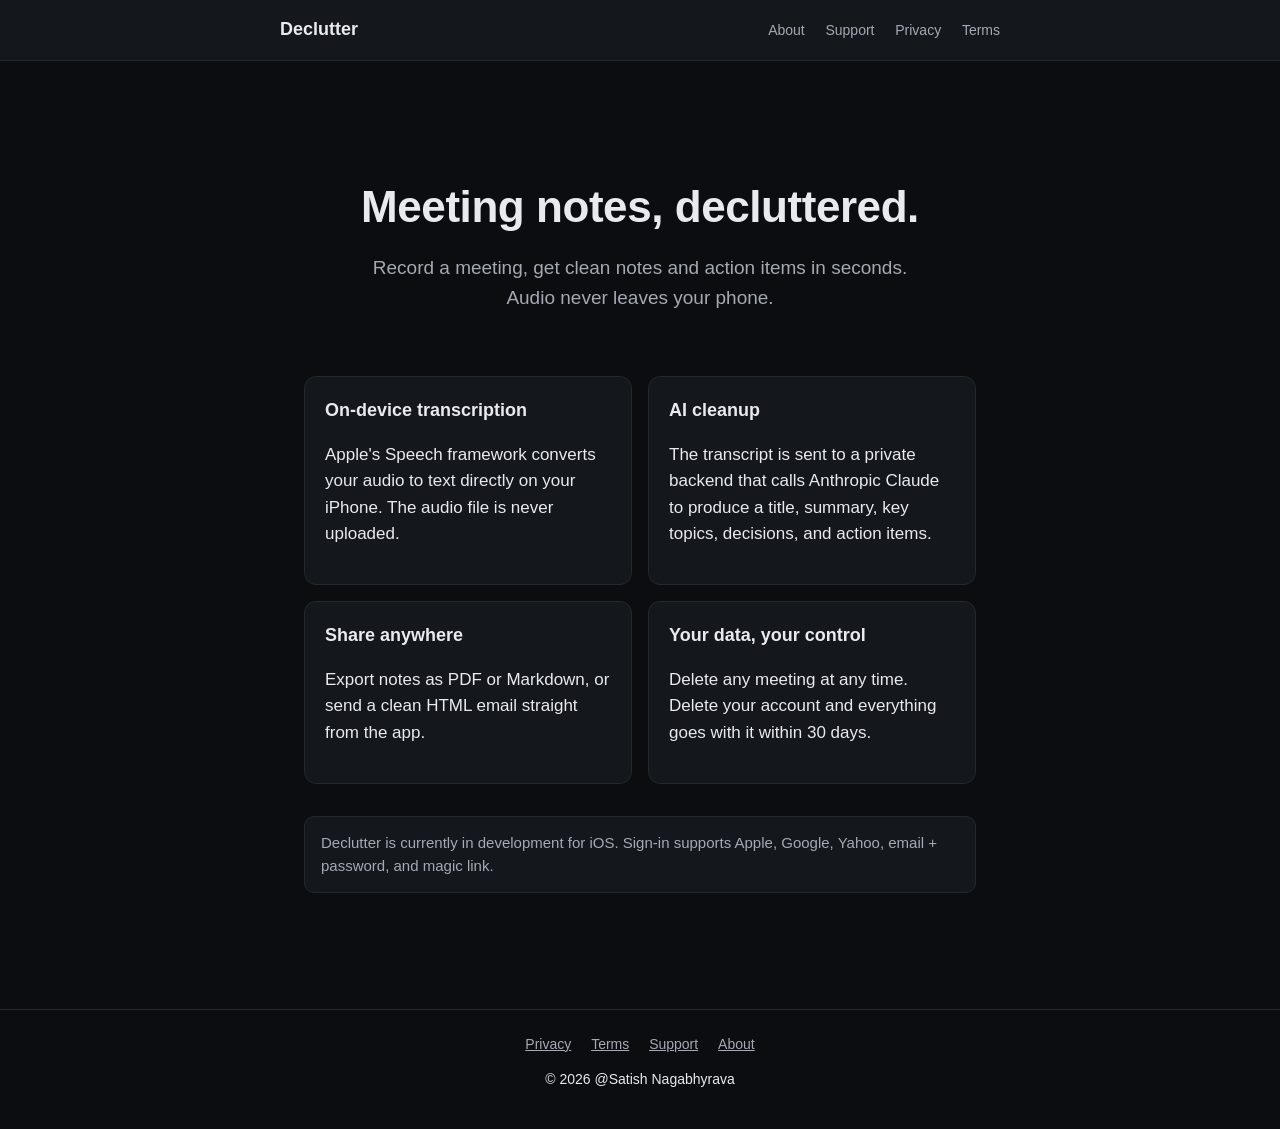
<file: index.html>
<!doctype html>
<html lang="en">
<head>
  <meta charset="utf-8">
  <meta name="viewport" content="width=device-width,initial-scale=1">
  <title>Declutter — AI Meeting Notes &amp; Action Items</title>
  <meta name="description" content="Declutter records meetings, transcribes them on device, and turns them into clean summaries and action items with AI.">
  <link rel="stylesheet" href="styles.css">
</head>
<body>
  <header class="site">
    <div class="inner">
      <a class="brand" href="index.html">Declutter</a>
      <nav>
        <a href="marketing.html">About</a>
        <a href="support.html">Support</a>
        <a href="privacy-policy.html">Privacy</a>
        <a href="terms-of-service.html">Terms</a>
      </nav>
    </div>
  </header>
  <main>
    <section class="hero">
      <h1>Meeting notes, decluttered.</h1>
      <p class="lede">Record a meeting, get clean notes and action items in seconds. Audio never leaves your phone.</p>
    </section>

    <section class="features">
      <div class="feature">
        <h3>On-device transcription</h3>
        <p>Apple's Speech framework converts your audio to text directly on your iPhone. The audio file is never uploaded.</p>
      </div>
      <div class="feature">
        <h3>AI cleanup</h3>
        <p>The transcript is sent to a private backend that calls Anthropic Claude to produce a title, summary, key topics, decisions, and action items.</p>
      </div>
      <div class="feature">
        <h3>Share anywhere</h3>
        <p>Export notes as PDF or Markdown, or send a clean HTML email straight from the app.</p>
      </div>
      <div class="feature">
        <h3>Your data, your control</h3>
        <p>Delete any meeting at any time. Delete your account and everything goes with it within 30 days.</p>
      </div>
    </section>

    <p class="callout">Declutter is currently in development for iOS. Sign-in supports Apple, Google, Yahoo, email + password, and magic link.</p>
  </main>
  <footer class="site">
    <a href="privacy-policy.html">Privacy</a>
    <a href="terms-of-service.html">Terms</a>
    <a href="support.html">Support</a>
    <a href="marketing.html">About</a>
    <p>&copy; 2026 @Satish Nagabhyrava</p>
  </footer>
</body>
</html>
</file>
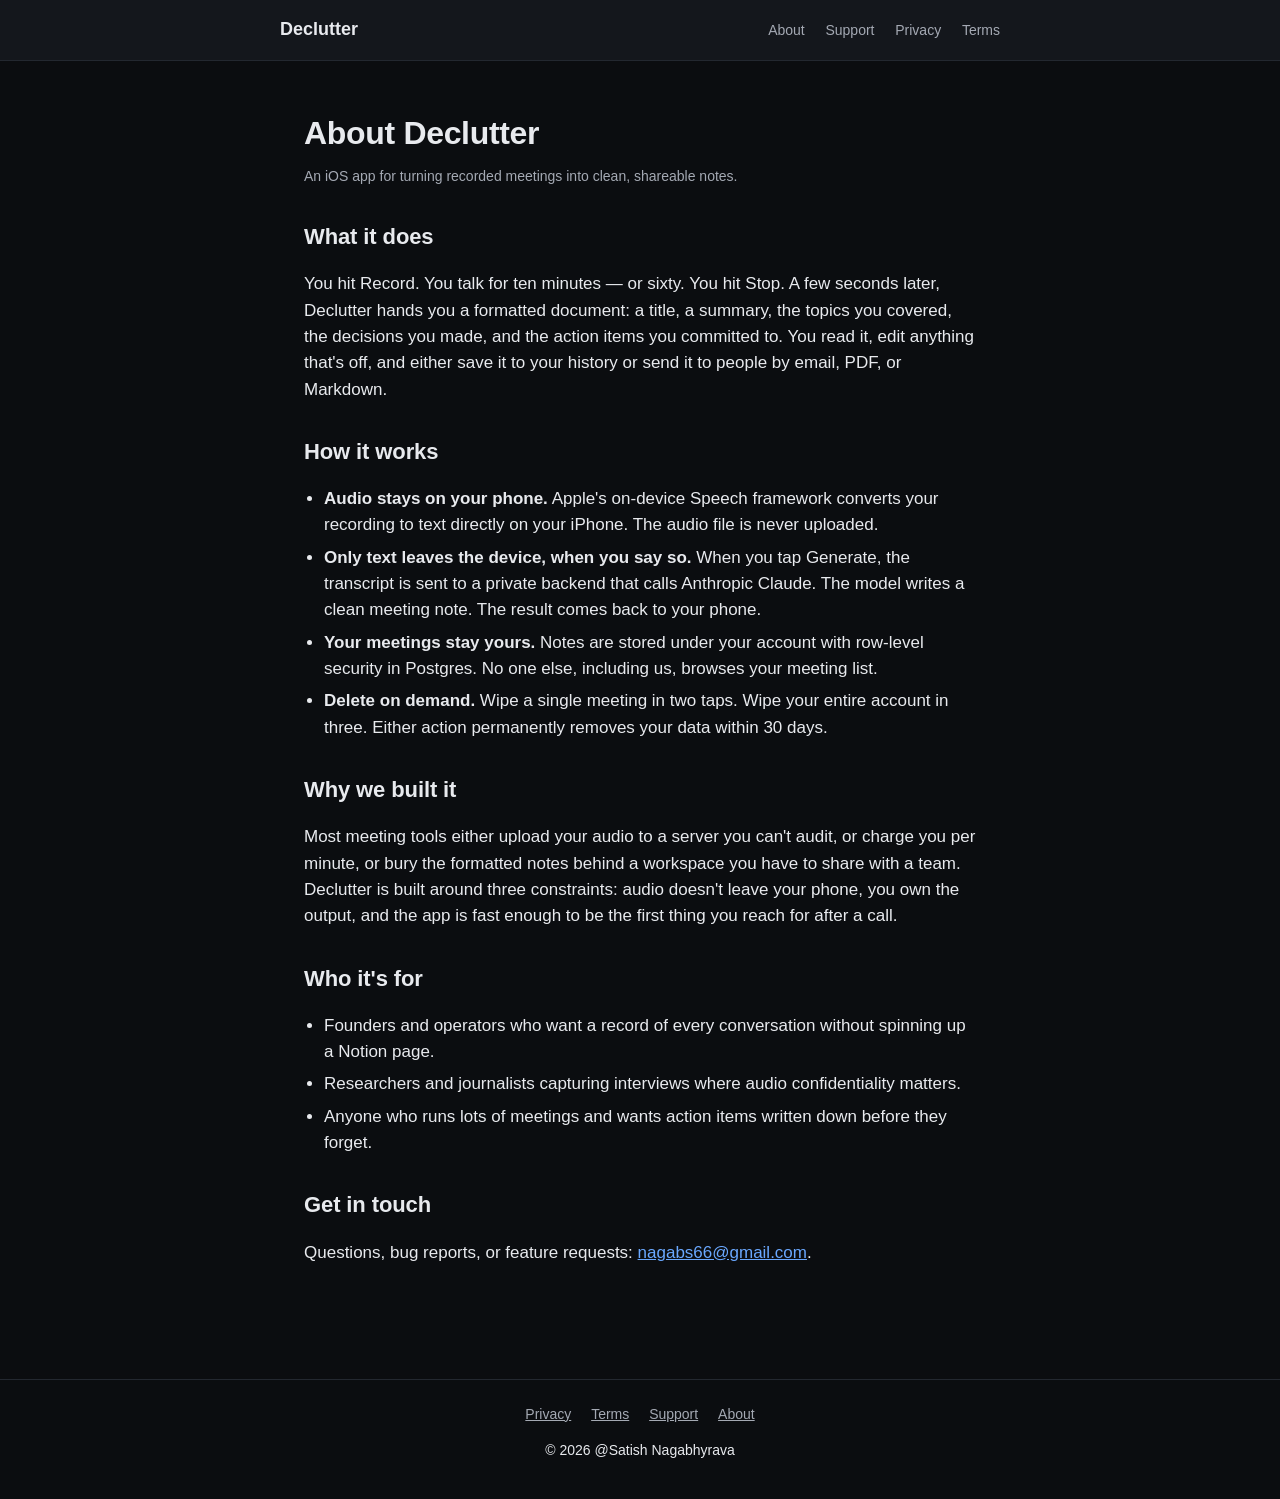
<file: marketing.html>
<!doctype html>
<html lang="en">
<head>
  <meta charset="utf-8">
  <meta name="viewport" content="width=device-width,initial-scale=1">
  <title>About Declutter — AI Meeting Notes</title>
  <link rel="stylesheet" href="styles.css">
</head>
<body>
  <header class="site">
    <div class="inner">
      <a class="brand" href="index.html">Declutter</a>
      <nav>
        <a href="marketing.html">About</a>
        <a href="support.html">Support</a>
        <a href="privacy-policy.html">Privacy</a>
        <a href="terms-of-service.html">Terms</a>
      </nav>
    </div>
  </header>
  <main>
    <h1>About Declutter</h1>
    <p class="meta">An iOS app for turning recorded meetings into clean, shareable notes.</p>

    <h2>What it does</h2>
    <p>You hit Record. You talk for ten minutes — or sixty. You hit Stop. A few seconds later, Declutter hands you a formatted document: a title, a summary, the topics you covered, the decisions you made, and the action items you committed to. You read it, edit anything that's off, and either save it to your history or send it to people by email, PDF, or Markdown.</p>

    <h2>How it works</h2>
    <ul>
      <li><strong>Audio stays on your phone.</strong> Apple's on-device Speech framework converts your recording to text directly on your iPhone. The audio file is never uploaded.</li>
      <li><strong>Only text leaves the device, when you say so.</strong> When you tap Generate, the transcript is sent to a private backend that calls Anthropic Claude. The model writes a clean meeting note. The result comes back to your phone.</li>
      <li><strong>Your meetings stay yours.</strong> Notes are stored under your account with row-level security in Postgres. No one else, including us, browses your meeting list.</li>
      <li><strong>Delete on demand.</strong> Wipe a single meeting in two taps. Wipe your entire account in three. Either action permanently removes your data within 30 days.</li>
    </ul>

    <h2>Why we built it</h2>
    <p>Most meeting tools either upload your audio to a server you can't audit, or charge you per minute, or bury the formatted notes behind a workspace you have to share with a team. Declutter is built around three constraints: audio doesn't leave your phone, you own the output, and the app is fast enough to be the first thing you reach for after a call.</p>

    <h2>Who it's for</h2>
    <ul>
      <li>Founders and operators who want a record of every conversation without spinning up a Notion page.</li>
      <li>Researchers and journalists capturing interviews where audio confidentiality matters.</li>
      <li>Anyone who runs lots of meetings and wants action items written down before they forget.</li>
    </ul>

    <h2>Get in touch</h2>
    <p>Questions, bug reports, or feature requests: <a href="mailto:nagabs66@gmail.com">nagabs66@gmail.com</a>.</p>
  </main>
  <footer class="site">
    <a href="privacy-policy.html">Privacy</a>
    <a href="terms-of-service.html">Terms</a>
    <a href="support.html">Support</a>
    <a href="marketing.html">About</a>
    <p>&copy; 2026 @Satish Nagabhyrava</p>
  </footer>
</body>
</html>
</file>
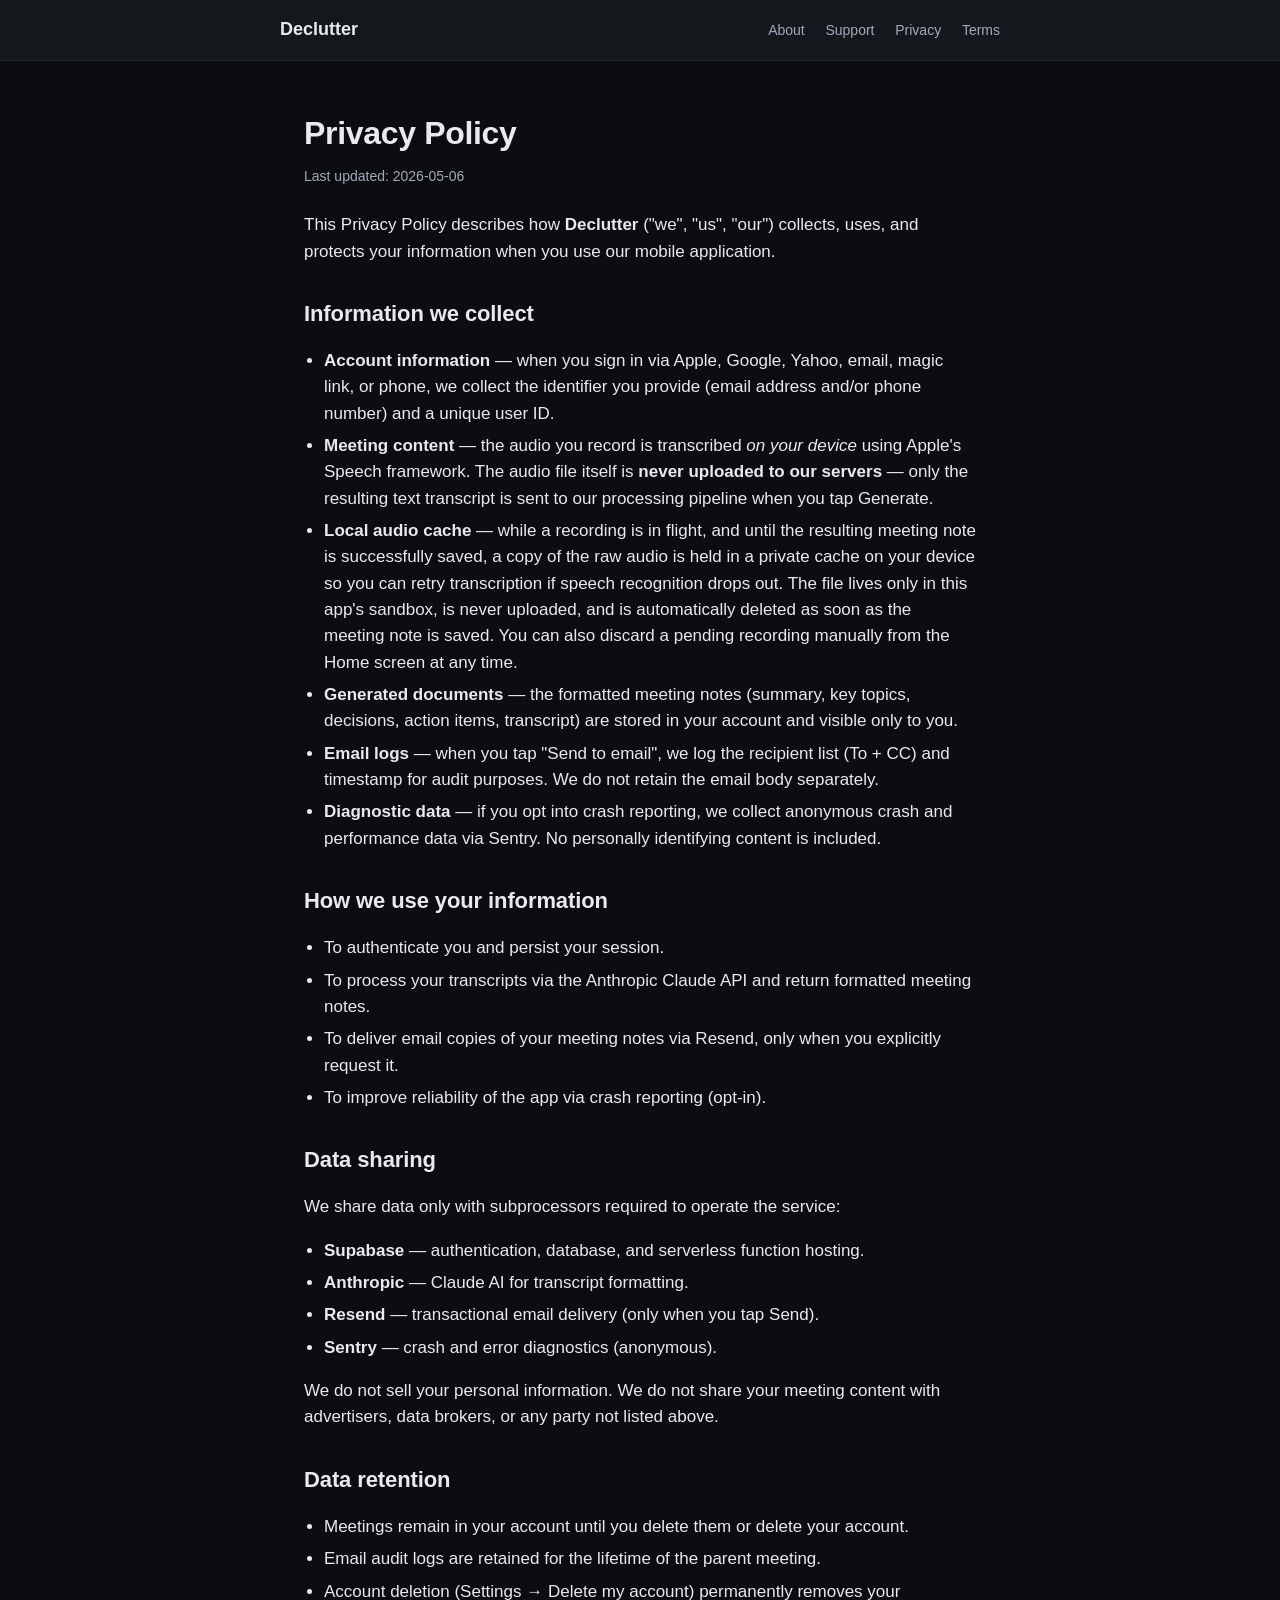
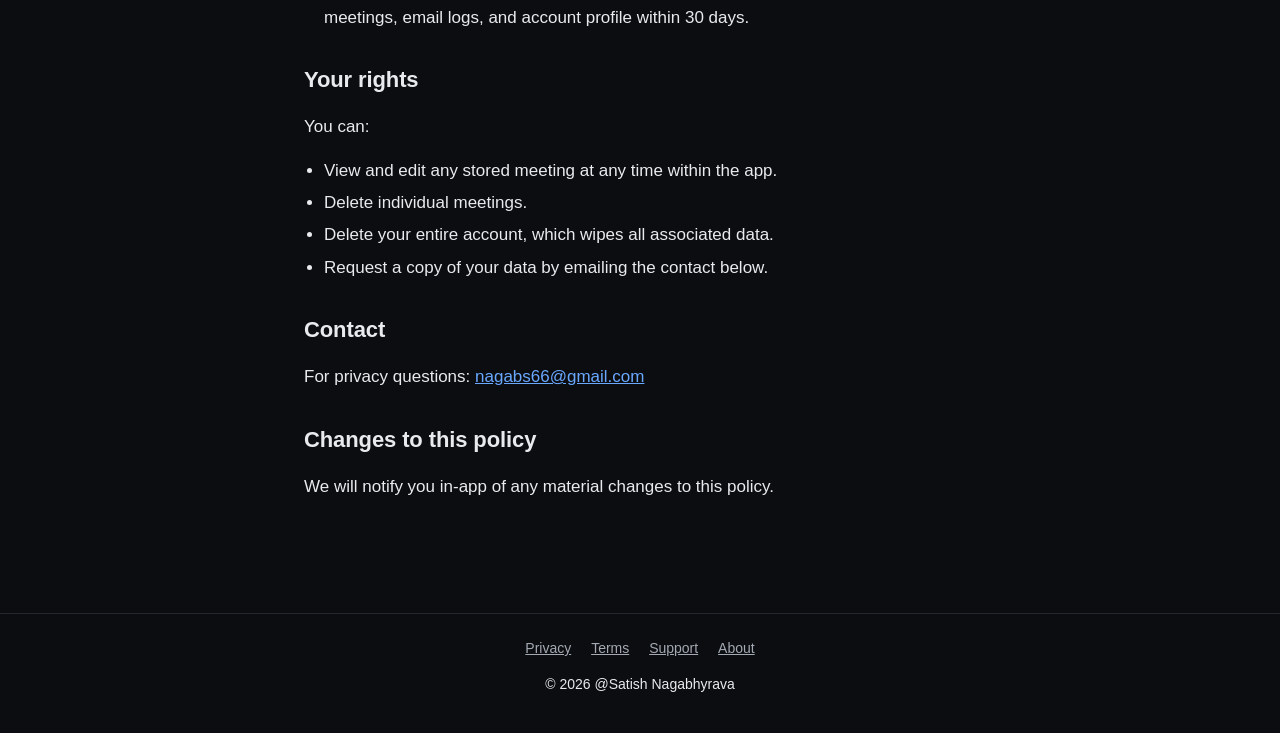
<file: privacy-policy.html>
<!doctype html>
<html lang="en">
<head>
  <meta charset="utf-8">
  <meta name="viewport" content="width=device-width,initial-scale=1">
  <title>Privacy Policy — Declutter</title>
  <link rel="stylesheet" href="styles.css">
</head>
<body>
  <header class="site">
    <div class="inner">
      <a class="brand" href="index.html">Declutter</a>
      <nav>
        <a href="marketing.html">About</a>
        <a href="support.html">Support</a>
        <a href="privacy-policy.html">Privacy</a>
        <a href="terms-of-service.html">Terms</a>
      </nav>
    </div>
  </header>
  <main>
    <h1>Privacy Policy</h1>
    <p class="meta">Last updated: 2026-05-06</p>

    <p>This Privacy Policy describes how <strong>Declutter</strong> ("we", "us", "our") collects, uses, and protects your information when you use our mobile application.</p>

    <h2>Information we collect</h2>
    <ul>
      <li><strong>Account information</strong> — when you sign in via Apple, Google, Yahoo, email, magic link, or phone, we collect the identifier you provide (email address and/or phone number) and a unique user ID.</li>
      <li><strong>Meeting content</strong> — the audio you record is transcribed <em>on your device</em> using Apple's Speech framework. The audio file itself is <strong>never uploaded to our servers</strong> — only the resulting text transcript is sent to our processing pipeline when you tap Generate.</li>
      <li><strong>Local audio cache</strong> — while a recording is in flight, and until the resulting meeting note is successfully saved, a copy of the raw audio is held in a private cache on your device so you can retry transcription if speech recognition drops out. The file lives only in this app's sandbox, is never uploaded, and is automatically deleted as soon as the meeting note is saved. You can also discard a pending recording manually from the Home screen at any time.</li>
      <li><strong>Generated documents</strong> — the formatted meeting notes (summary, key topics, decisions, action items, transcript) are stored in your account and visible only to you.</li>
      <li><strong>Email logs</strong> — when you tap "Send to email", we log the recipient list (To + CC) and timestamp for audit purposes. We do not retain the email body separately.</li>
      <li><strong>Diagnostic data</strong> — if you opt into crash reporting, we collect anonymous crash and performance data via Sentry. No personally identifying content is included.</li>
    </ul>

    <h2>How we use your information</h2>
    <ul>
      <li>To authenticate you and persist your session.</li>
      <li>To process your transcripts via the Anthropic Claude API and return formatted meeting notes.</li>
      <li>To deliver email copies of your meeting notes via Resend, only when you explicitly request it.</li>
      <li>To improve reliability of the app via crash reporting (opt-in).</li>
    </ul>

    <h2>Data sharing</h2>
    <p>We share data only with subprocessors required to operate the service:</p>
    <ul>
      <li><strong>Supabase</strong> — authentication, database, and serverless function hosting.</li>
      <li><strong>Anthropic</strong> — Claude AI for transcript formatting.</li>
      <li><strong>Resend</strong> — transactional email delivery (only when you tap Send).</li>
      <li><strong>Sentry</strong> — crash and error diagnostics (anonymous).</li>
    </ul>
    <p>We do not sell your personal information. We do not share your meeting content with advertisers, data brokers, or any party not listed above.</p>

    <h2>Data retention</h2>
    <ul>
      <li>Meetings remain in your account until you delete them or delete your account.</li>
      <li>Email audit logs are retained for the lifetime of the parent meeting.</li>
      <li>Account deletion (Settings &rarr; Delete my account) permanently removes your meetings, email logs, and account profile within 30 days.</li>
    </ul>

    <h2>Your rights</h2>
    <p>You can:</p>
    <ul>
      <li>View and edit any stored meeting at any time within the app.</li>
      <li>Delete individual meetings.</li>
      <li>Delete your entire account, which wipes all associated data.</li>
      <li>Request a copy of your data by emailing the contact below.</li>
    </ul>

    <h2>Contact</h2>
    <p>For privacy questions: <a href="mailto:nagabs66@gmail.com">nagabs66@gmail.com</a></p>

    <h2>Changes to this policy</h2>
    <p>We will notify you in-app of any material changes to this policy.</p>
  </main>
  <footer class="site">
    <a href="privacy-policy.html">Privacy</a>
    <a href="terms-of-service.html">Terms</a>
    <a href="support.html">Support</a>
    <a href="marketing.html">About</a>
    <p>&copy; 2026 @Satish Nagabhyrava</p>
  </footer>
</body>
</html>
</file>
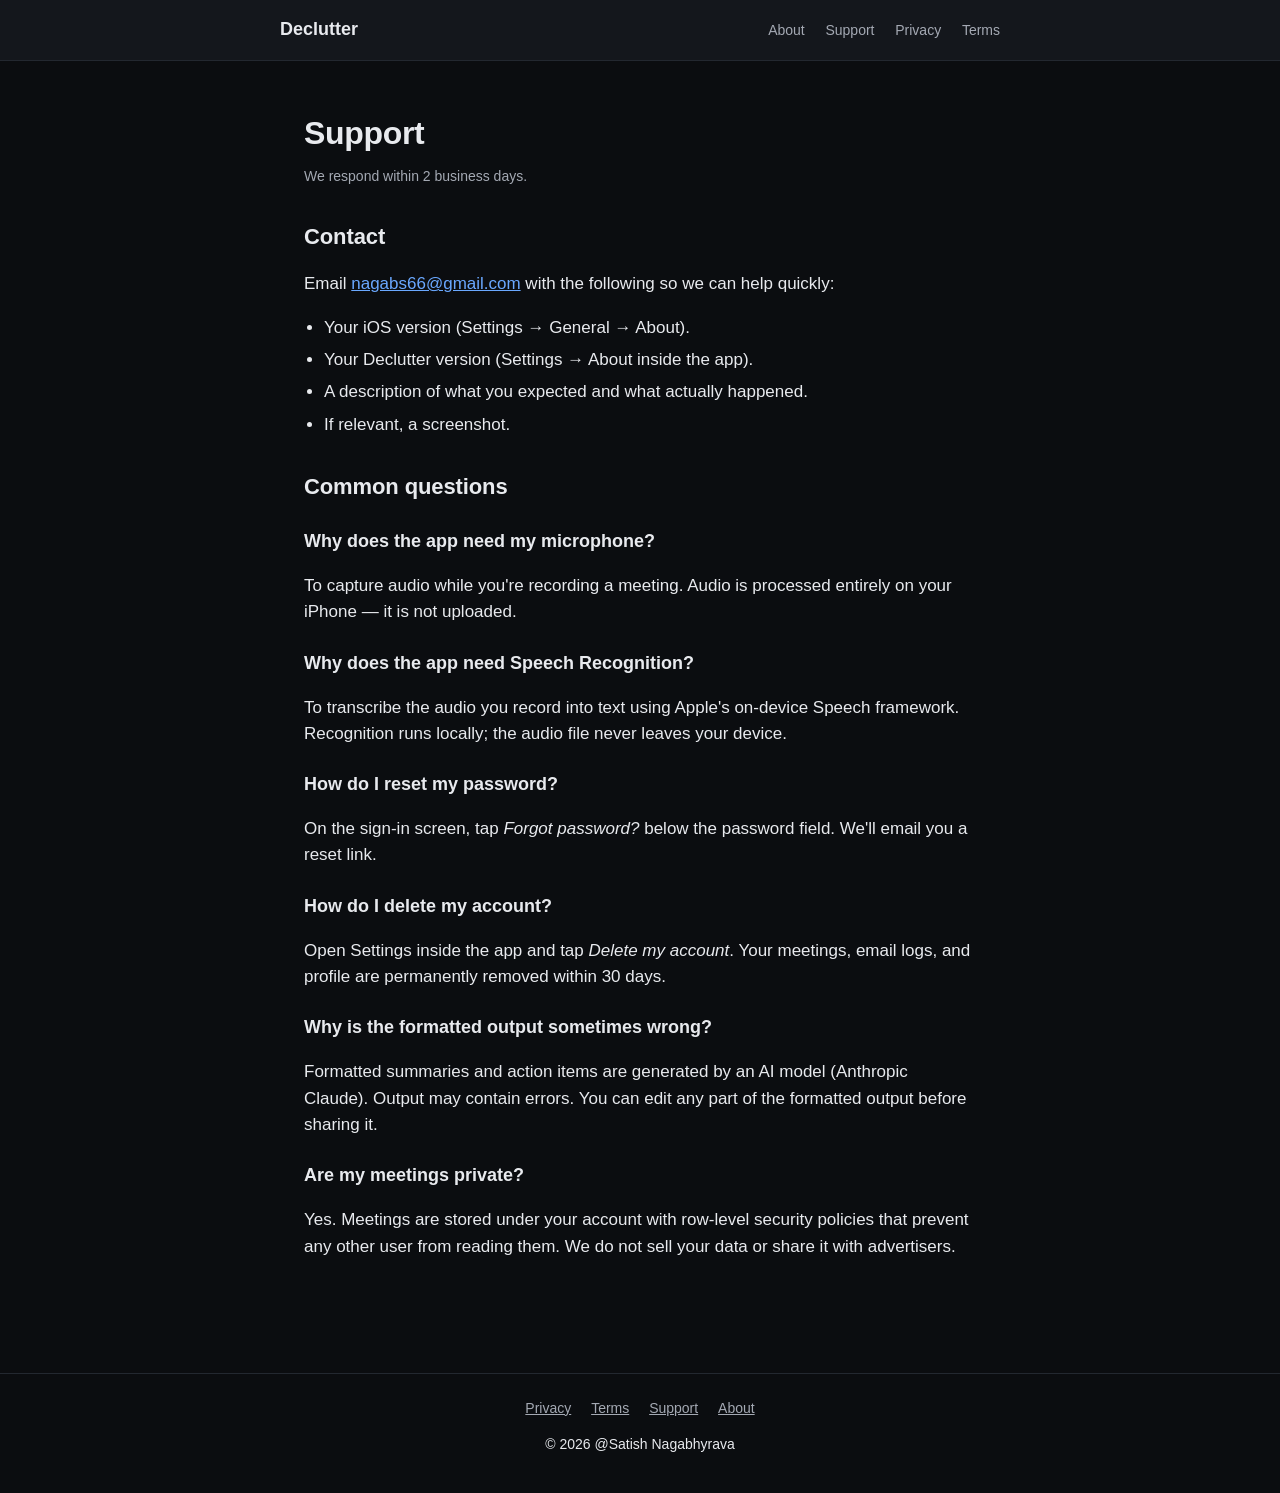
<file: support.html>
<!doctype html>
<html lang="en">
<head>
  <meta charset="utf-8">
  <meta name="viewport" content="width=device-width,initial-scale=1">
  <title>Support — Declutter</title>
  <link rel="stylesheet" href="styles.css">
</head>
<body>
  <header class="site">
    <div class="inner">
      <a class="brand" href="index.html">Declutter</a>
      <nav>
        <a href="marketing.html">About</a>
        <a href="support.html">Support</a>
        <a href="privacy-policy.html">Privacy</a>
        <a href="terms-of-service.html">Terms</a>
      </nav>
    </div>
  </header>
  <main>
    <h1>Support</h1>
    <p class="meta">We respond within 2 business days.</p>

    <h2>Contact</h2>
    <p>Email <a href="mailto:nagabs66@gmail.com">nagabs66@gmail.com</a> with the following so we can help quickly:</p>
    <ul>
      <li>Your iOS version (Settings &rarr; General &rarr; About).</li>
      <li>Your Declutter version (Settings &rarr; About inside the app).</li>
      <li>A description of what you expected and what actually happened.</li>
      <li>If relevant, a screenshot.</li>
    </ul>

    <h2>Common questions</h2>

    <h3>Why does the app need my microphone?</h3>
    <p>To capture audio while you're recording a meeting. Audio is processed entirely on your iPhone — it is not uploaded.</p>

    <h3>Why does the app need Speech Recognition?</h3>
    <p>To transcribe the audio you record into text using Apple's on-device Speech framework. Recognition runs locally; the audio file never leaves your device.</p>

    <h3>How do I reset my password?</h3>
    <p>On the sign-in screen, tap <em>Forgot password?</em> below the password field. We'll email you a reset link.</p>

    <h3>How do I delete my account?</h3>
    <p>Open Settings inside the app and tap <em>Delete my account</em>. Your meetings, email logs, and profile are permanently removed within 30 days.</p>

    <h3>Why is the formatted output sometimes wrong?</h3>
    <p>Formatted summaries and action items are generated by an AI model (Anthropic Claude). Output may contain errors. You can edit any part of the formatted output before sharing it.</p>

    <h3>Are my meetings private?</h3>
    <p>Yes. Meetings are stored under your account with row-level security policies that prevent any other user from reading them. We do not sell your data or share it with advertisers.</p>
  </main>
  <footer class="site">
    <a href="privacy-policy.html">Privacy</a>
    <a href="terms-of-service.html">Terms</a>
    <a href="support.html">Support</a>
    <a href="marketing.html">About</a>
    <p>&copy; 2026 @Satish Nagabhyrava</p>
  </footer>
</body>
</html>
</file>
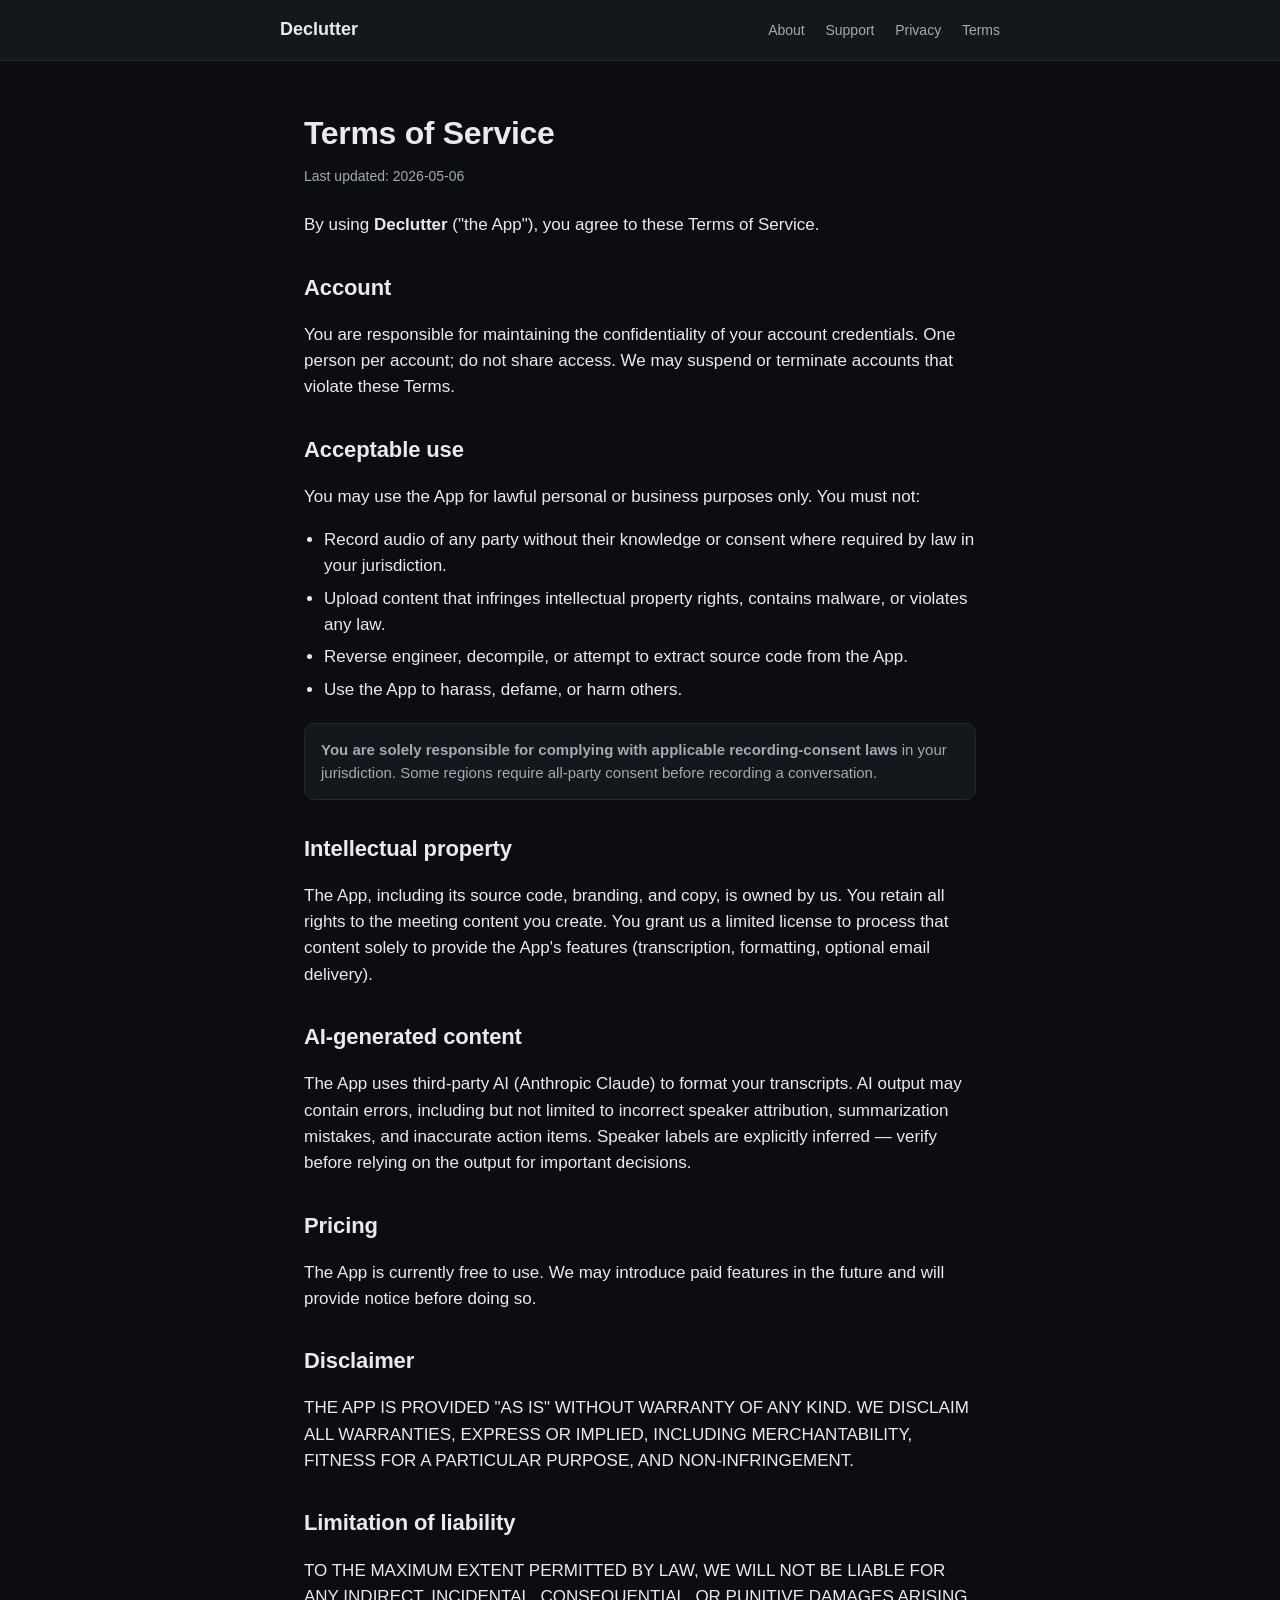
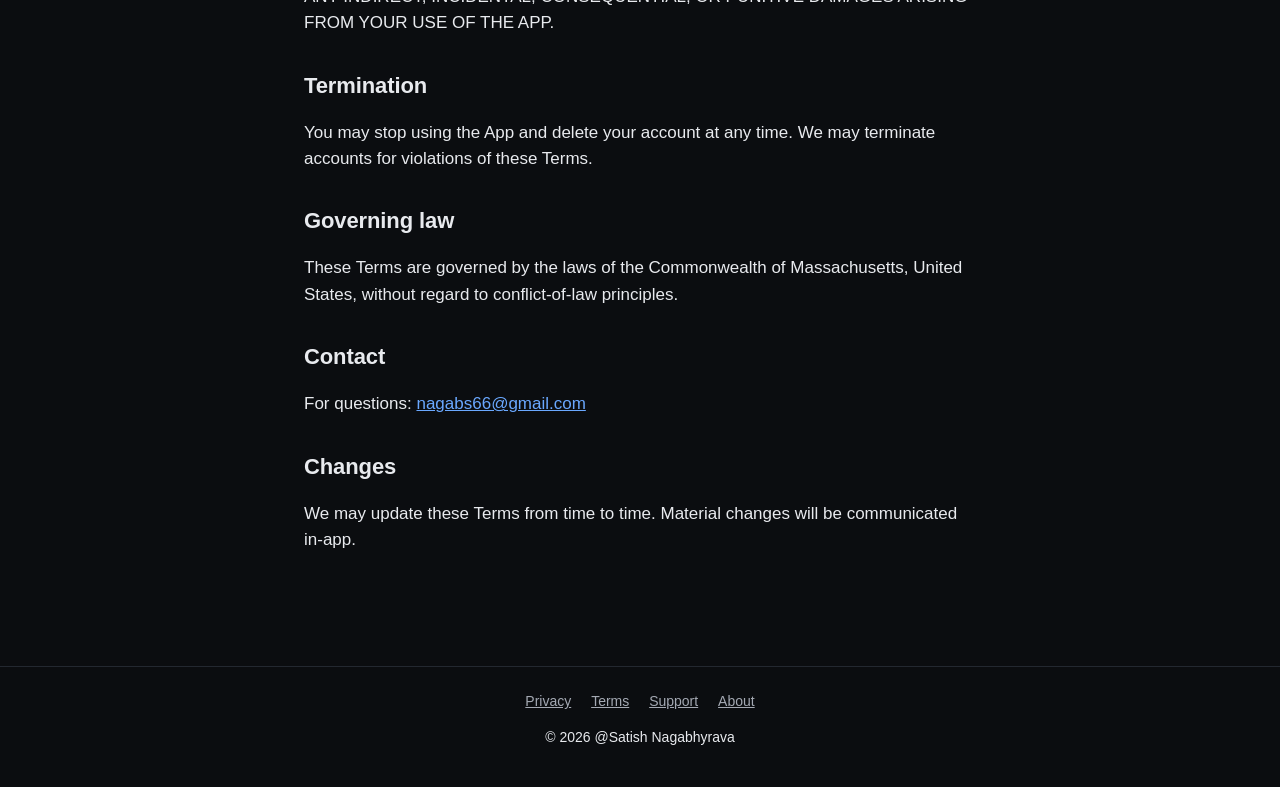
<file: terms-of-service.html>
<!doctype html>
<html lang="en">
<head>
  <meta charset="utf-8">
  <meta name="viewport" content="width=device-width,initial-scale=1">
  <title>Terms of Service — Declutter</title>
  <link rel="stylesheet" href="styles.css">
</head>
<body>
  <header class="site">
    <div class="inner">
      <a class="brand" href="index.html">Declutter</a>
      <nav>
        <a href="marketing.html">About</a>
        <a href="support.html">Support</a>
        <a href="privacy-policy.html">Privacy</a>
        <a href="terms-of-service.html">Terms</a>
      </nav>
    </div>
  </header>
  <main>
    <h1>Terms of Service</h1>
    <p class="meta">Last updated: 2026-05-06</p>

    <p>By using <strong>Declutter</strong> ("the App"), you agree to these Terms of Service.</p>

    <h2>Account</h2>
    <p>You are responsible for maintaining the confidentiality of your account credentials. One person per account; do not share access. We may suspend or terminate accounts that violate these Terms.</p>

    <h2>Acceptable use</h2>
    <p>You may use the App for lawful personal or business purposes only. You must not:</p>
    <ul>
      <li>Record audio of any party without their knowledge or consent where required by law in your jurisdiction.</li>
      <li>Upload content that infringes intellectual property rights, contains malware, or violates any law.</li>
      <li>Reverse engineer, decompile, or attempt to extract source code from the App.</li>
      <li>Use the App to harass, defame, or harm others.</li>
    </ul>
    <p class="callout"><strong>You are solely responsible for complying with applicable recording-consent laws</strong> in your jurisdiction. Some regions require all-party consent before recording a conversation.</p>

    <h2>Intellectual property</h2>
    <p>The App, including its source code, branding, and copy, is owned by us. You retain all rights to the meeting content you create. You grant us a limited license to process that content solely to provide the App's features (transcription, formatting, optional email delivery).</p>

    <h2>AI-generated content</h2>
    <p>The App uses third-party AI (Anthropic Claude) to format your transcripts. AI output may contain errors, including but not limited to incorrect speaker attribution, summarization mistakes, and inaccurate action items. Speaker labels are explicitly inferred — verify before relying on the output for important decisions.</p>

    <h2>Pricing</h2>
    <p>The App is currently free to use. We may introduce paid features in the future and will provide notice before doing so.</p>

    <h2>Disclaimer</h2>
    <p>THE APP IS PROVIDED "AS IS" WITHOUT WARRANTY OF ANY KIND. WE DISCLAIM ALL WARRANTIES, EXPRESS OR IMPLIED, INCLUDING MERCHANTABILITY, FITNESS FOR A PARTICULAR PURPOSE, AND NON-INFRINGEMENT.</p>

    <h2>Limitation of liability</h2>
    <p>TO THE MAXIMUM EXTENT PERMITTED BY LAW, WE WILL NOT BE LIABLE FOR ANY INDIRECT, INCIDENTAL, CONSEQUENTIAL, OR PUNITIVE DAMAGES ARISING FROM YOUR USE OF THE APP.</p>

    <h2>Termination</h2>
    <p>You may stop using the App and delete your account at any time. We may terminate accounts for violations of these Terms.</p>

    <h2>Governing law</h2>
    <p>These Terms are governed by the laws of the Commonwealth of Massachusetts, United States, without regard to conflict-of-law principles.</p>

    <h2>Contact</h2>
    <p>For questions: <a href="mailto:nagabs66@gmail.com">nagabs66@gmail.com</a></p>

    <h2>Changes</h2>
    <p>We may update these Terms from time to time. Material changes will be communicated in-app.</p>
  </main>
  <footer class="site">
    <a href="privacy-policy.html">Privacy</a>
    <a href="terms-of-service.html">Terms</a>
    <a href="support.html">Support</a>
    <a href="marketing.html">About</a>
    <p>&copy; 2026 @Satish Nagabhyrava</p>
  </footer>
</body>
</html>
</file>
<file: styles.css>
:root {
  --bg: #0b0d10;
  --surface: #14171c;
  --text: #e8eaee;
  --text-dim: #a4a9b3;
  --accent: #6aa8ff;
  --border: #232830;
  --max-width: 720px;
}

* { box-sizing: border-box; }

html, body {
  margin: 0;
  padding: 0;
  background: var(--bg);
  color: var(--text);
  font-family: -apple-system, BlinkMacSystemFont, "SF Pro Text", "Segoe UI", Roboto, Helvetica, Arial, sans-serif;
  font-size: 17px;
  line-height: 1.55;
  -webkit-font-smoothing: antialiased;
}

main {
  max-width: var(--max-width);
  margin: 0 auto;
  padding: 48px 24px 96px;
}

header.site {
  border-bottom: 1px solid var(--border);
  padding: 16px 24px;
  background: var(--surface);
  position: sticky;
  top: 0;
  z-index: 1;
}

header.site .inner {
  max-width: var(--max-width);
  margin: 0 auto;
  display: flex;
  align-items: baseline;
  justify-content: space-between;
  gap: 16px;
}

header.site a.brand {
  color: var(--text);
  text-decoration: none;
  font-weight: 600;
  font-size: 18px;
}

header.site nav a {
  color: var(--text-dim);
  text-decoration: none;
  margin-left: 16px;
  font-size: 14px;
}

header.site nav a:hover {
  color: var(--accent);
}

h1 { font-size: 32px; margin: 0 0 8px; letter-spacing: -0.01em; }
h2 { font-size: 22px; margin: 32px 0 8px; letter-spacing: -0.005em; }
h3 { font-size: 18px; margin: 24px 0 6px; }
p, li { color: var(--text); }
ul { padding-left: 20px; }
li { margin-bottom: 6px; }
a { color: var(--accent); }

.meta {
  color: var(--text-dim);
  font-size: 14px;
  margin: 0 0 24px;
}

.callout {
  background: var(--surface);
  border: 1px solid var(--border);
  border-radius: 10px;
  padding: 14px 16px;
  margin: 20px 0;
  color: var(--text-dim);
  font-size: 15px;
}

.hero {
  text-align: center;
  padding: 64px 0 32px;
}

.hero h1 { font-size: 44px; }
.hero p.lede {
  font-size: 19px;
  color: var(--text-dim);
  max-width: 540px;
  margin: 12px auto 0;
}

.features {
  display: grid;
  gap: 16px;
  grid-template-columns: 1fr;
  margin: 32px 0;
}

@media (min-width: 640px) {
  .features { grid-template-columns: 1fr 1fr; }
}

.feature {
  background: var(--surface);
  border: 1px solid var(--border);
  border-radius: 12px;
  padding: 20px;
}

.feature h3 { margin-top: 0; }

footer.site {
  border-top: 1px solid var(--border);
  padding: 24px;
  text-align: center;
  color: var(--text-dim);
  font-size: 14px;
}

footer.site a { color: var(--text-dim); margin: 0 8px; }
</file>
